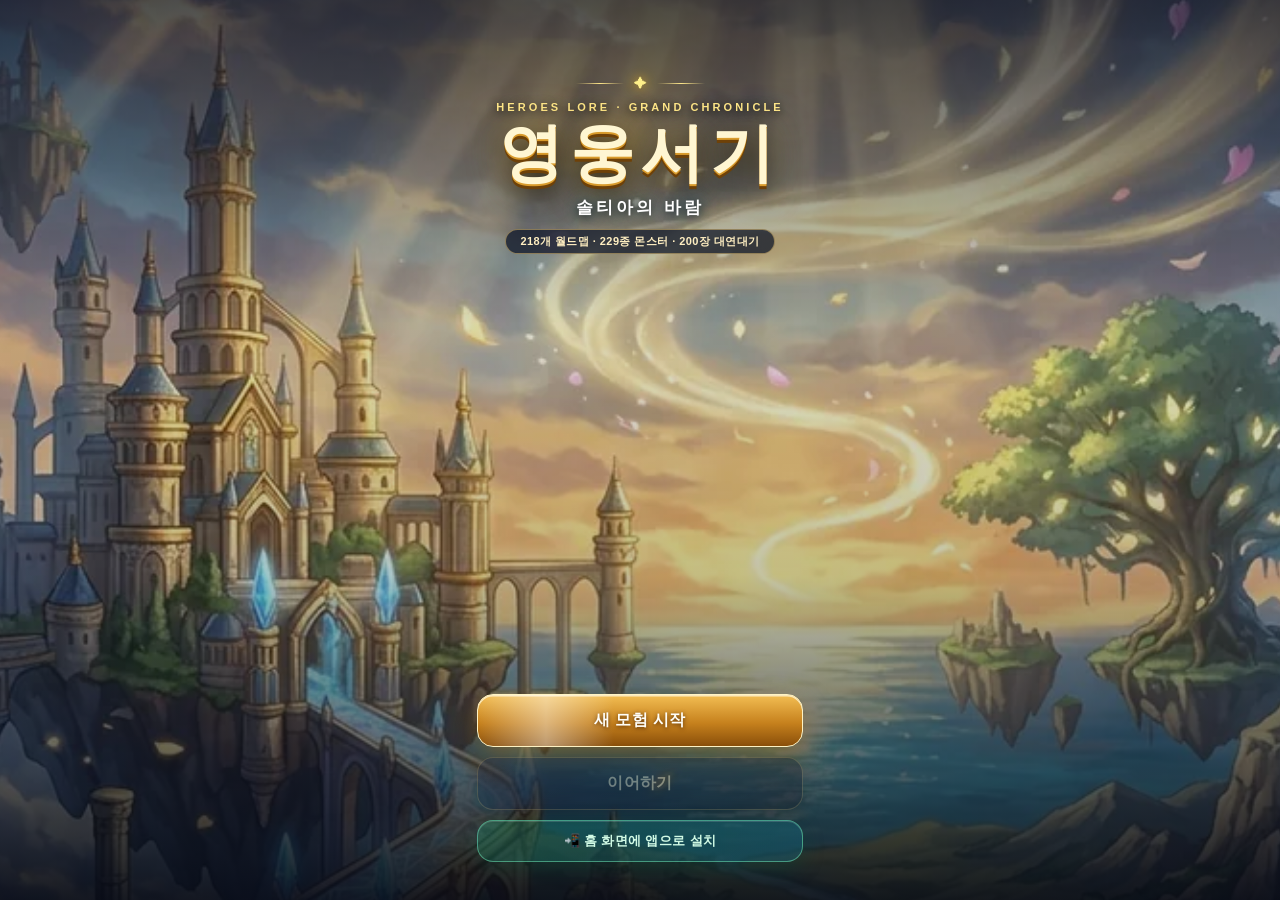
<file: index.html>
<!DOCTYPE html>
<html lang="ko">
<head>
  <meta charset="UTF-8" />
  <meta name="viewport" content="width=device-width, initial-scale=1.0" />
  <meta http-equiv="refresh" content="0; url=./heroes-lore/" />
  <title>영웅서기: 솔티아의 바람</title>
  <script>
    window.location.replace('./heroes-lore/');
  </script>
  <style>
    body { margin: 0; min-height: 100vh; display: grid; place-items: center; background: #1c1612; color: #fce29a; font-family: system-ui, sans-serif; text-align: center; padding: 20px; }
    .btn { display: inline-block; margin-top: 12px; padding: 12px 22px; background: #523b1e; border: 2px solid #e6be6a; border-radius: 10px; color: #fff4d2; text-decoration: none; font-weight: 800; font-size: 16px; }
  </style>
</head>
<body>
  <div>
    <h2>⚔️ 영웅서기 : 솔티아의 바람</h2>
    <p>게임 화면으로 이동 중입니다...</p>
    <a class="btn" href="./heroes-lore/">바로 시작하기</a>
  </div>
</body>
</html>
</file>
<file: heroes-lore/style.css>
/* 영웅서기: 솔티아의 바람 v8 — Lavish Royal Fantasy AAA Mobile RPG UI */
*, *::before, *::after {
  box-sizing: border-box;
  margin: 0;
  padding: 0;
  user-select: none;
  -webkit-user-select: none;
  -webkit-touch-callout: none;
  -webkit-tap-highlight-color: transparent;
}

:root {
  --gold: #eab95c;
  --gold-hi: #fff2c4;
  --gold-deep: #8b5b14;
  --sapphire: #131c36;
  --sapphire-deep: #090e1e;
  --glass: linear-gradient(155deg, rgba(22, 33, 62, 0.76) 0%, rgba(10, 15, 31, 0.86) 100%);
  --glass-strong: linear-gradient(165deg, rgba(20, 30, 58, 0.96) 0%, rgba(9, 13, 28, 0.98) 100%);
  --glass-border: rgba(245, 208, 122, 0.34);
  --gold-border: rgba(245, 208, 122, 0.68);
  --text: #fbf7ee;
  --muted: #b4bdd6;
}

@keyframes goldSweep {
  0%   { transform: translateX(-140%) skewX(-22deg); }
  28%  { transform: translateX(260%) skewX(-22deg); }
  100% { transform: translateX(260%) skewX(-22deg); }
}

@keyframes titleBreathe {
  0%   { transform: scale(1.02) translate3d(0, 0, 0); }
  50%  { transform: scale(1.08) translate3d(0, -1.5%, 0); }
  100% { transform: scale(1.02) translate3d(0, 0, 0); }
}

@keyframes softPulse {
  0%, 100% { box-shadow: 0 0 14px rgba(245, 208, 122, 0.32), inset 0 1px 0 rgba(255, 248, 220, 0.45); }
  50%      { box-shadow: 0 0 26px rgba(251, 191, 36, 0.62), inset 0 1px 0 rgba(255, 248, 220, 0.72); }
}

@keyframes bossPulse {
  0%, 100% { border-color: rgba(244, 63, 94, 0.7); box-shadow: 0 8px 26px rgba(159, 18, 57, 0.45); }
  50%      { border-color: rgba(253, 186, 116, 0.92); box-shadow: 0 8px 34px rgba(225, 29, 72, 0.68); }
}

html, body {
  position: fixed;
  inset: 0;
  width: 100%;
  height: 100dvh;
  overflow: hidden;
  background: #070b17;
  color: var(--text);
  font-family: 'Pretendard', -apple-system, BlinkMacSystemFont, 'Apple SD Gothic Neo', 'Malgun Gothic', sans-serif;
  overscroll-behavior: none;
  touch-action: none;
}

/* Full-Bleed Edge-to-Edge OLED Stage */
.app-viewport {
  position: relative;
  width: 100%;
  height: 100%;
  overflow: hidden;
  background: #0a1020;
}

canvas#gameCanvas {
  position: absolute;
  inset: 0;
  width: 100%;
  height: 100%;
  display: block;
}

/* ========================================================
   OPULENT ROYAL FANTASY HUD LAYER
   ======================================================== */
.hud-layer {
  position: absolute;
  inset: 0;
  pointer-events: none;
  z-index: 10;
}

.hud-layer.hidden {
  display: none;
}

.hud-top {
  position: absolute;
  top: max(10px, env(safe-area-inset-top));
  left: max(10px, env(safe-area-inset-left));
  right: max(10px, env(safe-area-inset-right));
  display: flex;
  align-items: flex-start;
  justify-content: space-between;
  gap: 6px;
}

/* Top-Left Ornate Royal Hero Crest Card */
.hero-pill {
  position: relative;
  pointer-events: auto;
  display: flex;
  align-items: center;
  gap: 8px;
  padding: 6px 10px 6px 6px;
  flex: 1 1 0;
  min-width: 0;
  max-width: 206px;
  background: var(--glass);
  border: 1.5px solid var(--gold-border);
  border-radius: 18px;
  backdrop-filter: blur(16px);
  -webkit-backdrop-filter: blur(16px);
  box-shadow:
    0 10px 28px rgba(4, 7, 18, 0.56),
    inset 0 1px 0 rgba(255, 244, 210, 0.36),
    inset 0 -1px 0 rgba(139, 91, 20, 0.35);
  cursor: pointer;
}

.hero-pill::before {
  content: '';
  position: absolute;
  inset: 2px;
  border-radius: 15px;
  border: 1px solid rgba(255, 236, 186, 0.14);
  pointer-events: none;
}

.portrait-ring {
  position: relative;
  width: 48px;
  height: 48px;
  flex-shrink: 0;
  border-radius: 14px;
  padding: 2px;
  background: linear-gradient(145deg, #fff4c8 0%, #e1a83c 45%, #7a4b10 100%);
  overflow: visible;
  display: grid;
  place-items: center;
  touch-action: none;
  -webkit-touch-callout: none;
  box-shadow:
    0 4px 14px rgba(0, 0, 0, 0.6),
    0 0 14px rgba(234, 185, 92, 0.35);
}

canvas#hudPortrait {
  width: 100%;
  height: 100%;
  border-radius: 12px;
  display: block;
  background: #0d152b;
}

.lv-chip {
  position: absolute;
  bottom: -5px;
  right: -5px;
  min-width: 20px;
  height: 18px;
  padding: 0 5px;
  border-radius: 999px;
  background: linear-gradient(180deg, #fff3c0 0%, #eab33d 52%, #a16207 100%);
  border: 1.5px solid #fff8dc;
  color: #1f1203;
  font-size: 9.5px;
  font-weight: 900;
  display: grid;
  place-items: center;
  box-shadow: 0 3px 8px rgba(0, 0, 0, 0.7), 0 0 8px rgba(251, 191, 36, 0.45);
}

.hero-meters {
  flex: 1;
  min-width: 0;
  display: flex;
  flex-direction: column;
  gap: 3.5px;
}

.hero-meta-row {
  display: flex;
  align-items: baseline;
  justify-content: space-between;
  gap: 4px;
}

.hero-name {
  font-size: 11.5px;
  font-weight: 800;
  color: #fffaf0;
  text-shadow: 0 1px 4px rgba(0, 0, 0, 0.85);
  overflow: hidden;
  text-overflow: ellipsis;
  white-space: nowrap;
}

.hero-gold {
  font-size: 10px;
  font-weight: 900;
  color: var(--gold-hi);
  text-shadow: 0 0 8px rgba(234, 185, 92, 0.45);
  font-variant-numeric: tabular-nums;
  white-space: nowrap;
}

.meter {
  position: relative;
  height: 12px;
  border-radius: 999px;
  background: rgba(4, 7, 16, 0.72);
  border: 1px solid rgba(255, 255, 255, 0.14);
  overflow: hidden;
  box-shadow: inset 0 2px 4px rgba(0, 0, 0, 0.65);
}

.meter.exp-meter {
  height: 4px;
  border-color: rgba(245, 208, 122, 0.25);
}

.meter-fill {
  position: relative;
  height: 100%;
  border-radius: 999px;
  transition: width 0.16s ease-out;
}

.meter-fill::after {
  content: '';
  position: absolute;
  inset: 0 0 50% 0;
  background: linear-gradient(180deg, rgba(255, 255, 255, 0.42), rgba(255, 255, 255, 0.04));
  border-radius: 999px 999px 0 0;
}

.hp-fill {
  background: linear-gradient(90deg, #b91c1c 0%, #ef4444 55%, #fb7185 100%);
  box-shadow: 0 0 10px rgba(244, 63, 94, 0.55);
}

.mp-fill {
  background: linear-gradient(90deg, #1d4ed8 0%, #3b82f6 55%, #38bdf8 100%);
  box-shadow: 0 0 10px rgba(56, 189, 248, 0.55);
}

.exp-fill {
  background: linear-gradient(90deg, #d97706 0%, #fbbf24 65%, #fef08a 100%);
  box-shadow: 0 0 8px rgba(251, 191, 36, 0.65);
}

.meter-text {
  position: absolute;
  inset: 0;
  display: flex;
  align-items: center;
  justify-content: flex-end;
  padding-right: 6px;
  font-size: 8.5px;
  font-weight: 800;
  color: #ffffff;
  text-shadow: 0 1px 3px rgba(0, 0, 0, 0.95);
  font-variant-numeric: tabular-nums;
}

/* Top-Right Royal Map Crest + Jewel Glass Dock */
.hud-right {
  display: flex;
  flex-direction: column;
  align-items: flex-end;
  gap: 6px;
}

.map-chip {
  display: inline-flex;
  align-items: center;
  gap: 6px;
  padding: 5px 12px;
  border-radius: 999px;
  background: var(--glass);
  border: 1.5px solid var(--gold-border);
  backdrop-filter: blur(14px);
  -webkit-backdrop-filter: blur(14px);
  font-size: 11px;
  font-weight: 800;
  color: var(--gold-hi);
  box-shadow: 0 6px 18px rgba(4, 7, 18, 0.45), inset 0 1px 0 rgba(255, 244, 210, 0.32);
  pointer-events: auto;
  appearance: none;
  cursor: pointer;
  max-width: 44vw;
}

#hudMapName {
  overflow: hidden;
  text-overflow: ellipsis;
  white-space: nowrap;
}

.fold-arrow {
  font-size: 9px;
  color: var(--gold);
  transition: transform 0.2s ease;
}

.hud-layer.hud-compact .fold-arrow {
  transform: rotate(180deg);
}

.map-pulse {
  width: 7px;
  height: 7px;
  border-radius: 50%;
  background: radial-gradient(circle at 35% 35%, #a7f3d0, #10b981);
  box-shadow: 0 0 10px #34d399;
}

.dock-row {
  display: flex;
  gap: 5px;
  pointer-events: auto;
  transition: opacity 0.2s ease, transform 0.2s ease;
}

.hud-layer.hud-compact .dock-row,
.hud-layer.hud-compact .quest-chip {
  opacity: 0;
  transform: translateY(-8px) scale(0.94);
  pointer-events: none;
}

.glass-ico {
  position: relative;
  width: 35px;
  height: 35px;
  border-radius: 12px;
  border: 1.2px solid rgba(245, 208, 122, 0.44);
  background: linear-gradient(155deg, rgba(28, 42, 78, 0.78), rgba(11, 17, 36, 0.88));
  color: #fff5d6;
  display: grid;
  place-items: center;
  cursor: pointer;
  backdrop-filter: blur(12px);
  -webkit-backdrop-filter: blur(12px);
  box-shadow: 0 5px 14px rgba(0, 0, 0, 0.44), inset 0 1px 0 rgba(255, 244, 210, 0.34);
  transition: transform 0.08s, border-color 0.14s, box-shadow 0.14s;
}

.glass-ico:active {
  transform: scale(0.9);
  border-color: var(--gold-hi);
  box-shadow: 0 0 16px rgba(245, 208, 122, 0.55);
}

.dot-alert {
  position: absolute;
  top: -3px;
  right: -3px;
  width: 10px;
  height: 10px;
  border-radius: 50%;
  background: radial-gradient(circle at 35% 35%, #fef08a, #f59e0b);
  border: 1.5px solid #0b1020;
  box-shadow: 0 0 10px #fbbf24;
}

/* Floating Golden Quest Ribbon */
.quest-chip {
  position: absolute;
  top: calc(max(10px, env(safe-area-inset-top)) + 68px);
  left: max(12px, env(safe-area-inset-left));
  max-width: min(268px, 74vw);
  pointer-events: auto;
  appearance: none;
  display: inline-flex;
  align-items: center;
  gap: 7px;
  padding: 5.5px 12px;
  border-radius: 999px;
  background: linear-gradient(135deg, rgba(22, 34, 66, 0.76), rgba(11, 17, 35, 0.86));
  border: 1.2px solid rgba(245, 208, 122, 0.52);
  backdrop-filter: blur(12px);
  -webkit-backdrop-filter: blur(12px);
  color: #fff2c4;
  font-size: 11px;
  font-weight: 800;
  cursor: pointer;
  white-space: nowrap;
  overflow: hidden;
  text-overflow: ellipsis;
  box-shadow: 0 6px 16px rgba(4, 7, 18, 0.42), inset 0 1px 0 rgba(255, 244, 210, 0.25);
  transition: opacity 0.2s ease, transform 0.2s ease, border-color 0.2s, box-shadow 0.2s;
}

.quest-chip.ready {
  border-color: #fde047;
  background: linear-gradient(135deg, rgba(120, 74, 16, 0.9), rgba(56, 33, 8, 0.92));
  animation: softPulse 2s ease-in-out infinite;
}

.q-dot {
  width: 7px;
  height: 7px;
  flex-shrink: 0;
  border-radius: 2px;
  transform: rotate(45deg);
  background: #fde047;
  box-shadow: 0 0 8px #fbbf24;
}

.quest-chip.ready .q-dot {
  background: #4ade80;
  box-shadow: 0 0 10px #4ade80;
}

/* Ornate Crimson-Gold Boss War Banner */
.boss-banner {
  position: absolute;
  top: calc(max(10px, env(safe-area-inset-top)) + 102px);
  left: 50%;
  transform: translateX(-50%);
  width: min(312px, 86vw);
  padding: 8px 14px;
  border-radius: 14px;
  background: linear-gradient(160deg, rgba(58, 12, 26, 0.9), rgba(20, 6, 14, 0.94));
  border: 1.5px solid rgba(244, 63, 94, 0.78);
  backdrop-filter: blur(14px);
  -webkit-backdrop-filter: blur(14px);
  animation: bossPulse 2.4s ease-in-out infinite;
}

.boss-banner.hidden { display: none; }
.boss-head { display: flex; justify-content: space-between; font-size: 11.5px; font-weight: 900; color: #fff1f2; margin-bottom: 5px; text-shadow: 0 1px 4px rgba(0, 0, 0, 0.9); }
.boss-track { height: 8px; border-radius: 999px; background: rgba(0, 0, 0, 0.56); border: 1px solid rgba(251, 113, 133, 0.35); overflow: hidden; }
.boss-fill {
  position: relative;
  height: 100%;
  border-radius: 999px;
  background: linear-gradient(90deg, #be123c 0%, #f43f5e 60%, #fda4af 100%);
  box-shadow: 0 0 12px rgba(244, 63, 94, 0.8);
  transition: width 0.14s;
}

/* Sleek Compact Top-Center Map Arrival Ribbon */
.map-banner {
  position: absolute;
  top: calc(max(10px, env(safe-area-inset-top)) + 104px);
  left: 50%;
  transform: translate(-50%, -6px) scale(0.96);
  width: max-content;
  max-width: min(300px, 84vw);
  padding: 7px 18px 8px;
  border-radius: 16px;
  background: linear-gradient(160deg, rgba(16, 26, 54, 0.86), rgba(7, 11, 24, 0.92));
  border: 1.2px solid rgba(245, 208, 122, 0.56);
  backdrop-filter: blur(14px);
  -webkit-backdrop-filter: blur(14px);
  box-shadow:
    0 10px 28px rgba(0, 0, 0, 0.52),
    0 0 18px rgba(234, 185, 92, 0.16),
    inset 0 1px 0 rgba(255, 244, 210, 0.34);
  text-align: center;
  pointer-events: none;
  opacity: 0;
  transition: opacity 0.24s ease, transform 0.24s cubic-bezier(0.22, 1, 0.36, 1);
  z-index: 12;
}

.map-banner::before {
  display: none;
}

.map-banner.show {
  opacity: 1;
  transform: translate(-50%, 0) scale(1);
}

.map-banner-title {
  font-size: 14px;
  font-weight: 900;
  letter-spacing: 0.03em;
  color: var(--gold-hi);
  text-shadow: 0 1px 8px rgba(0, 0, 0, 0.85);
}

.map-banner-sub {
  margin-top: 2px;
  font-size: 10.5px;
  font-weight: 600;
  color: rgba(226, 234, 255, 0.84);
  line-height: 1.3;
}

/* Settings Popover */
.settings-popover {
  position: absolute;
  top: calc(max(10px, env(safe-area-inset-top)) + 78px);
  right: max(12px, env(safe-area-inset-right));
  width: 212px;
  padding: 7px;
  border-radius: 18px;
  background: var(--glass-strong);
  border: 1.5px solid var(--gold-border);
  backdrop-filter: blur(20px);
  -webkit-backdrop-filter: blur(20px);
  box-shadow: 0 16px 40px rgba(0, 0, 0, 0.75), inset 0 1px 0 rgba(255, 244, 210, 0.28);
  display: flex;
  flex-direction: column;
  gap: 5px;
  pointer-events: auto;
  z-index: 25;
}

.settings-popover.hidden { display: none; }

.pop-item {
  appearance: none;
  border: 1px solid rgba(255, 255, 255, 0.06);
  background: rgba(255, 255, 255, 0.045);
  color: var(--text);
  font-size: 12px;
  font-weight: 700;
  padding: 10px 12px;
  border-radius: 12px;
  display: flex;
  align-items: center;
  justify-content: space-between;
  cursor: pointer;
}

.pop-item strong { font-size: 11px; color: var(--muted); }
.pop-item.active { border-color: rgba(245, 208, 122, 0.28); background: rgba(234, 185, 92, 0.1); }
.pop-item.active strong { color: var(--gold-hi); }
.pop-item:active { background: rgba(234, 185, 92, 0.22); }

/* ========================================================
   JEWELLED RADIANT MOBILE ACTION GAMEPAD (AUTO-GHOSTING)
   ======================================================== */
.hud-layer { --pad-alpha: 0.74; }
.hud-layer.alpha-minimal { --pad-alpha: 0.38; }
.hud-layer.alpha-solid { --pad-alpha: 0.96; }

.touch-overlay {
  position: absolute;
  inset: 0;
  pointer-events: none;
  opacity: var(--pad-alpha);
  transition: opacity 0.2s ease;
}

.touch-overlay.hidden { display: none; }

/* Auto-hide bottom controls while reading story dialog so text never overlaps */
.hud-layer.dialog-active .touch-overlay,
.hud-layer.dialog-active .phone-keypad {
  opacity: 0 !important;
  pointer-events: none !important;
}

/* Jewel Quick Potion Orbs */
.floating-potions {
  position: absolute;
  left: max(12px, env(safe-area-inset-left));
  bottom: calc(max(10px, env(safe-area-inset-bottom)) + 118px);
  display: flex;
  gap: 7px;
  pointer-events: auto;
}

.pot-orb {
  position: relative;
  width: 36px;
  height: 36px;
  border-radius: 50%;
  border: 1.5px solid var(--glass-border);
  background: radial-gradient(circle at 32% 28%, rgba(42, 58, 102, 0.85), rgba(10, 15, 32, 0.9));
  backdrop-filter: blur(8px);
  -webkit-backdrop-filter: blur(8px);
  display: grid;
  place-items: center;
  cursor: pointer;
  touch-action: none;
  box-shadow: 0 4px 14px rgba(0, 0, 0, 0.48), inset 0 1px 2px rgba(255, 255, 255, 0.35);
}

.hp-orb {
  color: #fda4af;
  border-color: rgba(251, 113, 133, 0.72);
  background: radial-gradient(circle at 32% 28%, rgba(190, 24, 93, 0.55), rgba(32, 10, 20, 0.88));
}
.mp-orb {
  color: #bae6fd;
  border-color: rgba(56, 189, 248, 0.72);
  background: radial-gradient(circle at 32% 28%, rgba(29, 78, 216, 0.58), rgba(10, 20, 46, 0.88));
}
.town-orb {
  color: var(--gold-hi);
  border-color: rgba(245, 208, 122, 0.72);
  background: radial-gradient(circle at 32% 28%, rgba(161, 98, 7, 0.56), rgba(28, 18, 8, 0.88));
}
.pot-orb:active { transform: scale(0.88); filter: brightness(1.2); }

.pot-cnt {
  position: absolute;
  bottom: -3px;
  right: -3px;
  min-width: 16px;
  height: 16px;
  padding: 0 4px;
  border-radius: 999px;
  background: linear-gradient(180deg, #1e2948, #0b1022);
  border: 1px solid rgba(245, 208, 122, 0.65);
  color: #fff;
  font-size: 8.5px;
  font-weight: 900;
  display: grid;
  place-items: center;
  font-variant-numeric: tabular-nums;
}

/* Bottom-Left Compass-Gold Analog Joystick */
.stick-zone {
  position: absolute;
  left: max(10px, env(safe-area-inset-left));
  bottom: max(10px, env(safe-area-inset-bottom));
  width: 112px;
  height: 112px;
  display: grid;
  place-items: center;
  pointer-events: auto;
  touch-action: none;
}

.stick-ring {
  position: relative;
  width: 98px;
  height: 98px;
  border-radius: 50%;
  background: radial-gradient(circle, rgba(245, 208, 122, 0.08) 0%, rgba(12, 18, 36, 0.52) 100%);
  border: 1.5px solid rgba(245, 208, 122, 0.45);
  box-shadow: 0 6px 20px rgba(0, 0, 0, 0.42), inset 0 0 18px rgba(245, 208, 122, 0.12);
  backdrop-filter: blur(6px);
  -webkit-backdrop-filter: blur(6px);
  display: grid;
  place-items: center;
  transition: border-color 0.14s, box-shadow 0.14s;
}

.stick-ring::after {
  content: '';
  position: absolute;
  inset: 7px;
  border-radius: 50%;
  border: 1px dashed rgba(255, 236, 186, 0.25);
  pointer-events: none;
}

.stick-zone.active .stick-ring {
  border-color: var(--gold-hi);
  box-shadow: 0 0 22px rgba(245, 208, 122, 0.42), inset 0 0 18px rgba(245, 208, 122, 0.22);
}

.stick-knob {
  width: 44px;
  height: 44px;
  border-radius: 50%;
  background: radial-gradient(circle at 32% 28%, #fff8dc 0%, #f1be54 45%, #8a5612 100%);
  border: 2px solid #fff8dc;
  box-shadow: 0 5px 16px rgba(0, 0, 0, 0.55), 0 0 14px rgba(234, 185, 92, 0.45);
  pointer-events: none;
}

/* Bottom-Right Faceted Arcane Skill Arc + Gold Attack Medallion */
.right-arc-cluster {
  position: absolute;
  right: max(10px, env(safe-area-inset-right));
  bottom: max(10px, env(safe-area-inset-bottom));
  width: 176px;
  height: 174px;
  pointer-events: none;
}

.arc-skills {
  position: absolute;
  inset: 0;
  pointer-events: none;
}

.arc-skill-btn {
  position: absolute;
  width: 45px;
  height: 45px;
  border-radius: 50%;
  border: 1.5px solid rgba(245, 208, 122, 0.55);
  background: radial-gradient(circle at 32% 26%, rgba(44, 65, 118, 0.86), rgba(11, 17, 36, 0.92));
  backdrop-filter: blur(8px);
  -webkit-backdrop-filter: blur(8px);
  color: #fff;
  display: flex;
  flex-direction: column;
  align-items: center;
  justify-content: center;
  gap: 1px;
  overflow: hidden;
  cursor: pointer;
  pointer-events: auto;
  touch-action: none;
  box-shadow: 0 5px 16px rgba(0, 0, 0, 0.52), inset 0 1.5px 2px rgba(255, 248, 224, 0.4);
  transition: transform 0.08s, filter 0.1s;
}

.arc-skill-btn[data-slot="0"] { right: 98px; bottom: 54px; }
.arc-skill-btn[data-slot="1"] { right: 82px; bottom: 103px; }
.arc-skill-btn[data-slot="2"] { right: 38px; bottom: 130px; }
.arc-skill-btn[data-slot="3"] {
  right: 0px;
  bottom: 92px;
  width: 48px;
  height: 48px;
  border-width: 2px;
  border-color: #fde047;
  background: radial-gradient(circle at 32% 26%, rgba(180, 83, 9, 0.88), rgba(68, 22, 12, 0.94));
  box-shadow: 0 0 18px rgba(251, 191, 36, 0.48), inset 0 1.5px 3px rgba(255, 248, 220, 0.55);
}

.arc-skill-btn:active { transform: scale(0.88); filter: brightness(1.22); }
.arc-skill-btn.locked { opacity: 0.34; filter: grayscale(0.5); }
.arc-skill-btn .ms-svg { display: grid; place-items: center; }
.arc-skill-btn .ms-name { font-size: 7.5px; font-weight: 800; color: #fff6db; max-width: 40px; overflow: hidden; text-overflow: ellipsis; white-space: nowrap; text-shadow: 0 1px 2px rgba(0,0,0,0.9); }

.slot-cd {
  position: absolute;
  inset: 0;
  border-radius: 50%;
  background: rgba(7, 10, 22, 0.84);
  display: grid;
  place-items: center;
  font-size: 11px;
  font-weight: 900;
  color: var(--gold-hi);
}
.slot-cd.hidden { display: none; }

.arc-dash {
  position: absolute;
  right: 88px;
  bottom: 6px;
  width: 44px;
  height: 44px;
  border-radius: 50%;
  border: 1.5px solid rgba(125, 211, 252, 0.85);
  background: radial-gradient(circle at 32% 28%, rgba(2, 132, 199, 0.86), rgba(12, 42, 78, 0.92));
  backdrop-filter: blur(8px);
  -webkit-backdrop-filter: blur(8px);
  color: #f0f9ff;
  display: grid;
  place-items: center;
  cursor: pointer;
  pointer-events: auto;
  touch-action: none;
  box-shadow: 0 5px 16px rgba(2, 132, 199, 0.4), inset 0 1.5px 2px rgba(224, 242, 254, 0.5);
}

.arc-dash:active { transform: scale(0.88); filter: brightness(1.2); }

.arc-attack {
  position: absolute;
  right: 2px;
  bottom: 4px;
  width: 74px;
  height: 74px;
  border-radius: 50%;
  border: 2.5px solid #fff4c8;
  background: radial-gradient(circle at 32% 25%, #f7cb69 0%, #c9831e 52%, #6d3c09 100%);
  color: #fffef7;
  display: flex;
  flex-direction: column;
  align-items: center;
  justify-content: center;
  gap: 1px;
  cursor: pointer;
  pointer-events: auto;
  touch-action: none;
  box-shadow:
    0 8px 26px rgba(0, 0, 0, 0.56),
    0 0 22px rgba(234, 185, 92, 0.48),
    inset 0 2px 8px rgba(255, 252, 230, 0.65);
  transition: transform 0.08s;
}

.arc-attack .atk-svg { display: grid; place-items: center; filter: drop-shadow(0 2px 4px rgba(68, 32, 4, 0.7)); }
.arc-attack .atk-txt { font-size: 11px; font-weight: 900; letter-spacing: 0.03em; text-shadow: 0 1px 3px rgba(58, 28, 4, 0.9); }
.arc-attack:active, .arc-attack.pressed { transform: scale(0.9); filter: brightness(1.16); }
.arc-attack.interact-mode {
  border-color: #d1fae5;
  background: radial-gradient(circle at 32% 25%, #34d399 0%, #059669 55%, #064e3b 100%);
  box-shadow: 0 0 26px rgba(52, 211, 153, 0.68), inset 0 2px 8px rgba(236, 253, 245, 0.6);
}

/* Optional Classic Floating Feature-Phone Keypad */
.phone-keypad {
  position: absolute;
  left: max(10px, env(safe-area-inset-left));
  right: max(10px, env(safe-area-inset-right));
  bottom: max(12px, env(safe-area-inset-bottom));
  margin: 0 auto;
  max-width: 400px;
  padding: 10px 12px;
  border-radius: 20px;
  background: var(--glass-strong);
  border: 1.5px solid var(--gold-border);
  backdrop-filter: blur(14px);
  -webkit-backdrop-filter: blur(14px);
  display: flex;
  align-items: center;
  justify-content: space-around;
  gap: 10px;
  pointer-events: auto;
  touch-action: none;
}
.phone-keypad.hidden { display: none; }
.dpad-area { display: grid; grid-template-columns: repeat(3, 1fr); gap: 5px; width: 142px; }
.pad-btn { appearance: none; border: 1px solid rgba(245, 208, 122, 0.3); background: rgba(24, 35, 66, 0.88); color: #fff; font-size: 14px; font-weight: 800; height: 42px; border-radius: 11px; cursor: pointer; touch-action: none; }
.pad-btn:active, .pad-btn.pressed { background: #a16207; border-color: var(--gold-hi); }
.pad-btn.ok-btn { background: linear-gradient(180deg, #e0a73c, #8a5612); border-color: var(--gold-hi); font-size: 12px; }
.num-grid { display: grid; grid-template-columns: repeat(3, 1fr); gap: 5px; width: 162px; }
.num-btn { appearance: none; border: 1px solid rgba(245, 208, 122, 0.2); background: rgba(20, 30, 56, 0.88); color: #f6f8ff; padding: 6px 2px; border-radius: 9px; cursor: pointer; display: flex; flex-direction: column; align-items: center; line-height: 1.1; touch-action: none; }
.num-btn strong { font-size: 12px; color: var(--gold-hi); }
.num-btn span { font-size: 8.5px; color: var(--muted); margin-top: 2px; }

/* ========================================================
   CINEMATIC AAA KEY-ART TITLE SCREEN & HERO SELECT
   ======================================================== */
.overlay-screen {
  position: absolute;
  inset: 0;
  z-index: 30;
  display: flex;
  flex-direction: column;
  align-items: center;
  justify-content: center;
  padding: max(20px, env(safe-area-inset-top)) 18px max(26px, env(safe-area-inset-bottom));
  background: radial-gradient(circle at 50% 25%, rgba(16, 28, 60, 0.56), rgba(6, 9, 20, 0.92));
  text-align: center;
  overflow: hidden;
}

.overlay-screen.hidden { display: none; }

.title-screen {
  justify-content: space-between;
  padding-top: max(76px, calc(env(safe-area-inset-top) + 52px));
  padding-bottom: max(38px, calc(env(safe-area-inset-bottom) + 28px));
  background: transparent;
}

.title-bg-art {
  position: absolute;
  inset: -4%;
  z-index: -2;
  background-image: url('assets/title_bg.webp?v=8');
  background-size: cover;
  background-position: center 25%;
  animation: titleBreathe 16s ease-in-out infinite;
}

.title-screen::before {
  content: '';
  position: absolute;
  inset: 0;
  z-index: -1;
  background:
    linear-gradient(180deg, rgba(8, 13, 30, 0.72) 0%, rgba(10, 18, 38, 0.14) 36%, rgba(8, 12, 26, 0.24) 64%, rgba(6, 9, 20, 0.92) 100%);
}

.title-hero-block {
  position: relative;
  display: flex;
  flex-direction: column;
  align-items: center;
}

.title-crest-ornament {
  display: flex;
  align-items: center;
  gap: 10px;
  margin-bottom: 10px;
}

.title-crest-ornament span {
  display: block;
  width: 48px;
  height: 1.5px;
  background: linear-gradient(90deg, transparent, #fde68a, transparent);
}

.title-crest-ornament i {
  font-style: normal;
  font-size: 13px;
  color: #fef08a;
  text-shadow: 0 0 12px rgba(251, 191, 36, 0.9);
}

.title-kicker {
  font-size: 11px;
  font-weight: 800;
  letter-spacing: 0.28em;
  color: #fde68a;
  text-shadow: 0 2px 10px rgba(0, 0, 0, 0.95);
}

.title-display {
  font-size: clamp(48px, 14vw, 64px);
  font-weight: 900;
  letter-spacing: 0.1em;
  color: #fff6d2;
  text-shadow:
    0 2px 0 #d99b2c,
    0 5px 0 #6e4108,
    0 12px 30px rgba(0, 0, 0, 0.92),
    0 0 38px rgba(251, 191, 36, 0.58);
  line-height: 1.08;
  margin-top: 6px;
}

.title-tagline {
  font-size: 17px;
  font-weight: 800;
  color: #ffffff;
  letter-spacing: 0.18em;
  margin-top: 8px;
  text-shadow: 0 2px 12px rgba(0, 0, 0, 0.95), 0 0 16px rgba(56, 189, 248, 0.45);
}

.title-edition-sub {
  margin-top: 10px;
  padding: 4px 14px;
  border-radius: 999px;
  background: rgba(11, 18, 38, 0.72);
  border: 1px solid rgba(245, 208, 122, 0.48);
  backdrop-filter: blur(8px);
  -webkit-backdrop-filter: blur(8px);
  font-size: 11px;
  font-weight: 700;
  color: #ffefc2;
  letter-spacing: 0.04em;
}

.title-bottom-dock {
  width: min(326px, 100%);
  display: flex;
  flex-direction: column;
  gap: 10px;
}

.cta-btn {
  position: relative;
  overflow: hidden;
  appearance: none;
  width: 100%;
  border-radius: 16px;
  padding: 15px 18px;
  font-size: 15.5px;
  font-weight: 900;
  letter-spacing: 0.03em;
  cursor: pointer;
  transition: transform 0.08s, filter 0.12s;
}

.cta-btn.primary {
  border: 1.5px solid #fff3c4;
  background: linear-gradient(180deg, #f3be53 0%, #c6811d 55%, #8a4f0a 100%);
  color: #fffef7;
  text-shadow: 0 1px 4px rgba(68, 32, 4, 0.85);
  box-shadow:
    0 10px 28px rgba(180, 118, 22, 0.52),
    inset 0 1.5px 0 rgba(255, 252, 232, 0.7);
}

.cta-btn.primary::after {
  content: '';
  position: absolute;
  top: 0;
  left: 0;
  width: 42%;
  height: 100%;
  background: linear-gradient(90deg, transparent, rgba(255, 255, 255, 0.42), transparent);
  animation: goldSweep 3.8s ease-in-out infinite;
  pointer-events: none;
}

.cta-btn.ghost {
  border: 1.5px solid rgba(245, 208, 122, 0.45);
  background: linear-gradient(155deg, rgba(22, 34, 66, 0.8), rgba(10, 15, 32, 0.9));
  backdrop-filter: blur(14px);
  -webkit-backdrop-filter: blur(14px);
  color: #fff6de;
  box-shadow: 0 6px 20px rgba(0, 0, 0, 0.45);
}

.cta-btn:active:not(:disabled) { transform: scale(0.96); filter: brightness(1.1); }
.cta-btn:disabled { opacity: 0.36; cursor: not-allowed; }
.cta-btn:disabled::after { display: none; }

/* Lavish Hero Class Selector Sheet */
.sheet-container {
  width: min(580px, 100%);
  max-height: 92dvh;
  background: var(--glass-strong);
  border: 1.5px solid var(--gold-border);
  border-radius: 26px;
  padding: 12px 16px 18px;
  backdrop-filter: blur(22px);
  -webkit-backdrop-filter: blur(22px);
  display: flex;
  flex-direction: column;
  box-shadow:
    0 24px 60px rgba(0, 0, 0, 0.84),
    0 0 36px rgba(234, 185, 92, 0.16),
    inset 0 1px 0 rgba(255, 244, 210, 0.35);
}

.sheet-handle {
  width: 44px;
  height: 4px;
  border-radius: 999px;
  background: linear-gradient(90deg, transparent, rgba(245, 208, 122, 0.75), transparent);
  margin: 0 auto 10px;
  flex-shrink: 0;
}

.sheet-title {
  font-size: 20px;
  font-weight: 900;
  color: var(--gold-hi);
  text-shadow: 0 2px 10px rgba(0, 0, 0, 0.7);
  margin: 3px 0 12px;
}

.class-grid {
  display: flex;
  flex-direction: column;
  gap: 10px;
  overflow-y: auto;
  -webkit-overflow-scrolling: touch;
  padding: 2px 2px 6px;
  touch-action: pan-y;
}

.class-card {
  position: relative;
  background: linear-gradient(145deg, rgba(26, 38, 72, 0.82), rgba(12, 18, 36, 0.94));
  border: 1.5px solid rgba(255, 255, 255, 0.12);
  border-radius: 18px;
  padding: 12px 13px;
  text-align: left;
  cursor: pointer;
  display: flex;
  flex-direction: column;
  gap: 8px;
  transition: border-color 0.18s, transform 0.12s, box-shadow 0.18s;
}

.class-card.selected {
  border-color: #fde68a;
  background: linear-gradient(135deg, rgba(110, 74, 22, 0.62) 0%, rgba(25, 38, 72, 0.94) 55%, rgba(12, 18, 38, 0.96) 100%);
  box-shadow:
    0 0 26px rgba(234, 185, 92, 0.34),
    inset 0 1px 0 rgba(255, 248, 220, 0.45);
}

.class-card.selected::after {
  content: '✦ 선택됨';
  position: absolute;
  top: 10px;
  right: 12px;
  font-size: 10px;
  font-weight: 900;
  padding: 2px 8px;
  border-radius: 999px;
  background: linear-gradient(180deg, #fef08a, #d97706);
  color: #1f1203;
  box-shadow: 0 2px 8px rgba(0, 0, 0, 0.45);
}

.class-head { display: flex; align-items: center; gap: 14px; }
.preview-slot {
  position: relative;
  flex-shrink: 0;
  padding: 2.5px;
  border-radius: 18px;
  background: linear-gradient(145deg, #fff3c0, #d89b32, #6f420c);
  box-shadow: 0 8px 20px rgba(0, 0, 0, 0.55);
}
.class-preview {
  width: 78px;
  height: 78px;
  border-radius: 15px;
  background: #0d152b;
  display: block;
  object-fit: cover;
}
.class-name { font-size: 16px; font-weight: 900; color: var(--gold-hi); text-shadow: 0 1px 6px rgba(0, 0, 0, 0.7); }
.class-role { font-size: 11.5px; font-weight: 700; color: #93c5fd; margin-top: 2px; }
.class-desc { font-size: 12px; color: #e2e8f8; line-height: 1.45; }
.class-stats {
  display: flex;
  gap: 8px;
  flex-wrap: wrap;
  font-size: 11px;
  font-weight: 800;
  color: #fff6dc;
  padding-top: 7px;
  border-top: 1px solid rgba(245, 208, 122, 0.16);
}
.class-stats span {
  padding: 2px 8px;
  border-radius: 999px;
  background: rgba(8, 13, 28, 0.6);
  border: 1px solid rgba(245, 208, 122, 0.25);
}

.sheet-actions {
  display: grid;
  grid-template-columns: 1fr 2fr;
  gap: 10px;
  margin-top: 12px;
}

.result-card {
  width: min(334px, 100%);
  padding: 28px 22px;
  border-radius: 24px;
  background: var(--glass-strong);
  border: 1.5px solid var(--gold-border);
  backdrop-filter: blur(20px);
  -webkit-backdrop-filter: blur(20px);
  box-shadow: 0 22px 54px rgba(0, 0, 0, 0.8), 0 0 30px rgba(234, 185, 92, 0.24);
}
.result-title { font-size: 28px; font-weight: 900; color: var(--gold-hi); margin: 4px 0 8px; text-shadow: 0 2px 12px rgba(234, 185, 92, 0.35); }
.result-sub { font-size: 13px; color: #dbe2f4; margin-bottom: 20px; line-height: 1.5; }

/* Lavish Story Dialog Sheet */
.dialog-sheet {
  position: absolute;
  left: max(12px, env(safe-area-inset-left));
  right: max(12px, env(safe-area-inset-right));
  bottom: max(22px, env(safe-area-inset-bottom));
  margin: 0 auto;
  max-width: 540px;
  padding: 15px 17px;
  border-radius: 20px;
  background: linear-gradient(160deg, rgba(20, 31, 60, 0.95), rgba(8, 13, 28, 0.98));
  border: 1.5px solid var(--gold-border);
  backdrop-filter: blur(18px);
  -webkit-backdrop-filter: blur(18px);
  box-shadow:
    0 16px 40px rgba(0, 0, 0, 0.78),
    0 0 24px rgba(234, 185, 92, 0.2),
    inset 0 1px 0 rgba(255, 244, 210, 0.35);
  z-index: 40;
  cursor: pointer;
}

.dialog-sheet.hidden { display: none; }
.dialog-header-row { display: flex; justify-content: space-between; align-items: center; margin-bottom: 8px; }
.dialog-speaker {
  font-size: 12.5px;
  font-weight: 900;
  color: #1f1203;
  background: linear-gradient(180deg, #fff2c4, #e3a73b);
  padding: 2.5px 10px;
  border-radius: 999px;
  box-shadow: 0 2px 8px rgba(0, 0, 0, 0.45);
}
.dialog-speaker:empty { display: none; }
.dialog-tap-hint { font-size: 11px; font-weight: 800; color: var(--gold-hi); }
.dialog-text { font-size: 14px; color: #faf7f0; line-height: 1.55; min-height: 44px; text-shadow: 0 1px 2px rgba(0, 0, 0, 0.6); }

/* Opulent Frosted Royal Bottom-Sheet Modal */
.modal-backdrop {
  position: absolute;
  inset: 0;
  z-index: 50;
  background: rgba(5, 8, 18, 0.74);
  backdrop-filter: blur(8px);
  -webkit-backdrop-filter: blur(8px);
  display: flex;
  align-items: flex-end;
  justify-content: center;
}

.modal-backdrop.hidden { display: none; }

.bottom-sheet {
  width: 100%;
  max-width: 580px;
  height: 83dvh;
  background: var(--glass-strong);
  border-top: 2px solid var(--gold-border);
  border-left: 1px solid rgba(245, 208, 122, 0.22);
  border-right: 1px solid rgba(245, 208, 122, 0.22);
  border-radius: 26px 26px 0 0;
  padding-top: 10px;
  padding-bottom: max(12px, env(safe-area-inset-bottom));
  display: flex;
  flex-direction: column;
  overflow: hidden;
  box-shadow:
    0 -14px 48px rgba(0, 0, 0, 0.8),
    inset 0 1px 0 rgba(255, 244, 210, 0.38);
}

.modal-header {
  display: flex;
  align-items: center;
  justify-content: space-between;
  gap: 8px;
  padding: 2px 14px 11px;
  border-bottom: 1px solid rgba(245, 208, 122, 0.18);
}

.modal-tabs { display: flex; gap: 6px; overflow-x: auto; scrollbar-width: none; }
.modal-tabs::-webkit-scrollbar { display: none; }
.tab-btn {
  appearance: none;
  border: 1px solid rgba(245, 208, 122, 0.22);
  background: rgba(255, 255, 255, 0.045);
  color: var(--muted);
  font-size: 12px;
  font-weight: 800;
  padding: 7px 13px;
  border-radius: 999px;
  cursor: pointer;
  white-space: nowrap;
  transition: all 0.15s;
}
.tab-btn.active {
  background: linear-gradient(180deg, rgba(243, 190, 83, 0.34), rgba(161, 98, 7, 0.42));
  border-color: #fde68a;
  color: #fff8dc;
  box-shadow: 0 0 14px rgba(234, 185, 92, 0.32), inset 0 1px 0 rgba(255, 250, 224, 0.35);
}

.modal-close {
  appearance: none;
  width: 34px;
  height: 34px;
  border-radius: 50%;
  border: 1.2px solid rgba(245, 208, 122, 0.38);
  background: rgba(24, 36, 68, 0.8);
  color: var(--gold-hi);
  font-size: 14px;
  font-weight: 900;
  cursor: pointer;
  flex-shrink: 0;
}

.modal-body {
  flex: 1;
  overflow-y: auto;
  -webkit-overflow-scrolling: touch;
  padding: 14px;
  font-size: 13px;
  touch-action: pan-y;
}

/* Hero Showcase Banner inside Status Modal */
.hero-showcase-banner {
  display: flex;
  align-items: center;
  gap: 14px;
  padding: 12px 14px;
  margin-bottom: 12px;
  border-radius: 18px;
  background: linear-gradient(135deg, rgba(40, 58, 108, 0.56), rgba(14, 22, 44, 0.9));
  border: 1.5px solid var(--gold-border);
  box-shadow: 0 8px 24px rgba(0, 0, 0, 0.45), inset 0 1px 0 rgba(255, 244, 210, 0.35);
}

.hero-showcase-portrait {
  width: 72px;
  height: 72px;
  flex-shrink: 0;
  border-radius: 16px;
  padding: 2px;
  background: linear-gradient(145deg, #fff3c0, #d89b32, #6f420c);
  box-shadow: 0 6px 18px rgba(0, 0, 0, 0.55);
}

.hero-showcase-portrait img,
.hero-showcase-portrait canvas {
  width: 100%;
  height: 100%;
  border-radius: 14px;
  display: block;
  object-fit: cover;
}

.stat-layout { display: grid; grid-template-columns: 1fr; gap: 10px; }
.panel-card {
  background: linear-gradient(160deg, rgba(24, 36, 68, 0.62), rgba(10, 15, 32, 0.86));
  border: 1px solid rgba(245, 208, 122, 0.26);
  border-radius: 18px;
  padding: 13px 14px;
  box-shadow: 0 8px 24px rgba(0, 0, 0, 0.36), inset 0 1px 0 rgba(255, 246, 218, 0.14);
}
.panel-card h3 {
  font-size: 13.5px;
  font-weight: 900;
  color: var(--gold-hi);
  margin-bottom: 10px;
  padding-bottom: 7px;
  border-bottom: 1px solid rgba(245, 208, 122, 0.2);
  display: flex;
  align-items: center;
  justify-content: space-between;
  gap: 8px;
  flex-wrap: wrap;
}
.stat-row { display: flex; align-items: center; justify-content: space-between; padding: 7px 0; border-bottom: 1px solid rgba(255, 255, 255, 0.06); font-variant-numeric: tabular-nums; }
.stat-row:last-child { border-bottom: none; }
.list-grid { display: flex; flex-direction: column; gap: 8px; }
.item-row {
  display: flex;
  align-items: center;
  justify-content: space-between;
  gap: 10px;
  background: linear-gradient(145deg, rgba(30, 44, 82, 0.56), rgba(11, 17, 35, 0.84));
  border: 1px solid rgba(245, 208, 122, 0.18);
  border-radius: 15px;
  padding: 10px 11px;
  box-shadow: 0 4px 12px rgba(0, 0, 0, 0.26), inset 0 1px 0 rgba(255, 248, 224, 0.08);
}
.item-head-flex {
  display: flex;
  align-items: center;
  gap: 10px;
  min-width: 0;
  flex: 1;
}
.item-icon-box {
  position: relative;
  width: 38px;
  height: 38px;
  border-radius: 11px;
  flex-shrink: 0;
  display: grid;
  place-items: center;
  font-size: 18px;
  background: radial-gradient(circle at 30% 25%, rgba(255, 255, 255, 0.14), rgba(8, 13, 28, 0.92));
  border: 1.5px solid var(--rar-col, rgba(245, 208, 122, 0.45));
  box-shadow: 0 4px 12px rgba(0, 0, 0, 0.4), inset 0 0 10px color-mix(in srgb, var(--rar-col, #fde047) 22%, transparent);
}
.item-icon-enh {
  position: absolute;
  bottom: -4px;
  right: -4px;
  padding: 0 4px;
  border-radius: 999px;
  background: linear-gradient(180deg, #fef08a, #d97706);
  color: #1f1203;
  font-size: 8.5px;
  font-weight: 900;
  line-height: 14px;
  box-shadow: 0 2px 6px rgba(0, 0, 0, 0.65);
}
.cat-pill {
  display: inline-flex;
  align-items: center;
  gap: 3px;
  font-size: 10px;
  font-weight: 900;
  padding: 2px 7px;
  border-radius: 999px;
  letter-spacing: -0.01em;
  white-space: nowrap;
}
.cat-filter-row {
  display: flex;
  gap: 5px;
  overflow-x: auto;
  scrollbar-width: none;
  padding-bottom: 2px;
  margin-bottom: 10px;
}
.cat-filter-row::-webkit-scrollbar { display: none; }
.cat-filter-btn {
  appearance: none;
  border: 1px solid rgba(245, 208, 122, 0.24);
  background: rgba(15, 23, 46, 0.72);
  color: #cbd5f5;
  font-size: 11px;
  font-weight: 800;
  padding: 5px 10px;
  border-radius: 999px;
  cursor: pointer;
  white-space: nowrap;
  display: inline-flex;
  align-items: center;
  gap: 4px;
  transition: all 0.14s ease;
}
.cat-filter-btn.active {
  background: linear-gradient(180deg, rgba(243, 190, 83, 0.34), rgba(161, 98, 7, 0.44));
  border-color: #fde68a;
  color: #fff8dc;
  box-shadow: 0 0 12px rgba(234, 185, 92, 0.28);
}
.stat-chip-row {
  display: flex;
  flex-wrap: wrap;
  gap: 4px;
  margin-top: 4px;
}
.stat-chip {
  font-size: 10px;
  font-weight: 800;
  padding: 1.5px 6px;
  border-radius: 6px;
  background: rgba(8, 14, 30, 0.74);
  border: 1px solid rgba(148, 163, 184, 0.22);
  color: #dbeafe;
  font-variant-numeric: tabular-nums;
}
.cmp-tag {
  font-size: 9.5px;
  font-weight: 900;
  padding: 1.5px 6px;
  border-radius: 999px;
  white-space: nowrap;
}
.cmp-tag.up {
  background: rgba(34, 197, 94, 0.16);
  border: 1px solid rgba(74, 222, 128, 0.45);
  color: #4ade80;
}
.cmp-tag.down {
  background: rgba(244, 63, 94, 0.15);
  border: 1px solid rgba(251, 113, 133, 0.4);
  color: #fb7185;
}
.item-info { min-width: 0; flex: 1; }
.item-title { font-size: 12.8px; font-weight: 800; display: flex; align-items: center; gap: 5px; flex-wrap: wrap; line-height: 1.3; }
.item-sub { font-size: 11px; color: var(--muted); margin-top: 3px; line-height: 1.4; }
.item-actions { display: flex; gap: 6px; flex-shrink: 0; }
.badge {
  font-size: 10px;
  font-weight: 800;
  padding: 2px 7px;
  border-radius: 999px;
  background: rgba(234, 185, 92, 0.15);
  border: 1px solid rgba(245, 208, 122, 0.4);
  color: var(--gold-hi);
}

.rpg-btn {
  appearance: none;
  border: 1px solid rgba(245, 208, 122, 0.32);
  background: linear-gradient(180deg, rgba(38, 56, 102, 0.84), rgba(20, 31, 62, 0.92));
  color: #fff;
  font-size: 12px;
  font-weight: 800;
  padding: 8px 13px;
  border-radius: 12px;
  cursor: pointer;
  transition: transform 0.08s, filter 0.12s, box-shadow 0.12s;
  box-shadow: 0 3px 10px rgba(0, 0, 0, 0.28), inset 0 1px 0 rgba(255, 255, 255, 0.12);
}
.rpg-btn.small { padding: 6px 11px; font-size: 11.5px; border-radius: 10px; }
.rpg-btn.primary {
  border-color: #fff0bd;
  background: linear-gradient(180deg, #f1bd52 0%, #c6811d 55%, #94560c 100%);
  color: #fffdf5;
  text-shadow: 0 1px 2px rgba(68, 32, 4, 0.85);
  box-shadow: 0 4px 14px rgba(180, 118, 22, 0.4), inset 0 1px 0 rgba(255, 250, 224, 0.58);
}
.rpg-btn.secondary { background: linear-gradient(180deg, rgba(38, 54, 96, 0.82), rgba(20, 30, 58, 0.9)); }
.rpg-btn:active:not(:disabled) { transform: scale(0.94); filter: brightness(1.12); }
.rpg-btn:disabled { opacity: 0.34; cursor: not-allowed; }

/* Instant Quest Briefing Card (opens immediately on accept or quest pill tap) */
.quest-brief-card {
  position: absolute;
  top: calc(max(10px, env(safe-area-inset-top)) + 104px);
  left: 50%;
  transform: translateX(-50%);
  width: min(352px, 90vw);
  padding: 13px 15px;
  border-radius: 20px;
  background: var(--glass-strong);
  border: 1.5px solid var(--gold-border);
  backdrop-filter: blur(18px);
  -webkit-backdrop-filter: blur(18px);
  box-shadow: 0 18px 46px rgba(0, 0, 0, 0.8), 0 0 28px rgba(234, 185, 92, 0.25), inset 0 1px 0 rgba(255, 248, 224, 0.4);
  pointer-events: auto;
  z-index: 28;
}
.quest-brief-card.hidden { display: none; }
.qb-top { display: flex; align-items: center; justify-content: space-between; margin-bottom: 6px; }
.qb-close {
  appearance: none;
  width: 26px; height: 26px; border-radius: 50%;
  border: 1px solid rgba(245, 208, 122, 0.4);
  background: rgba(24, 36, 68, 0.85);
  color: var(--gold-hi); font-size: 12px; font-weight: 900; cursor: pointer;
}
.qb-title { font-size: 15px; font-weight: 900; color: var(--gold-hi); margin-bottom: 5px; line-height: 1.3; }
.qb-desc { font-size: 12.5px; color: #f4f6fc; line-height: 1.48; margin-bottom: 8px; }
.qb-meta { font-size: 11.5px; font-weight: 800; color: #7dd3fc; margin-bottom: 6px; }
.qb-rewards {
  font-size: 11.5px; font-weight: 800; color: #fde68a;
  padding: 6px 10px; border-radius: 10px;
  background: rgba(234, 185, 92, 0.12);
  border: 1px solid rgba(245, 208, 122, 0.28);
  margin-bottom: 10px;
}
.qb-actions { display: flex; gap: 7px; flex-wrap: wrap; }
.qb-actions .rpg-btn { flex: 1; text-align: center; white-space: nowrap; }

/* Quantity Selector Bar for Bulk Selling */
.qty-bar {
  display: flex;
  align-items: center;
  justify-content: space-between;
  gap: 6px;
  flex-wrap: wrap;
  padding-top: 6px;
  border-top: 1px solid rgba(245, 208, 122, 0.14);
}
.qty-ctrl {
  display: inline-flex;
  align-items: center;
  gap: 4px;
}
.qty-btn {
  appearance: none;
  min-width: 28px;
  height: 28px;
  padding: 0 7px;
  border-radius: 8px;
  border: 1px solid rgba(245, 208, 122, 0.34);
  background: rgba(24, 36, 68, 0.85);
  color: var(--gold-hi);
  font-size: 12px;
  font-weight: 900;
  cursor: pointer;
}
.qty-btn:active { transform: scale(0.92); background: rgba(234, 185, 92, 0.25); }
.qty-input {
  width: 48px;
  height: 28px;
  border-radius: 8px;
  border: 1px solid rgba(245, 208, 122, 0.45);
  background: rgba(8, 13, 28, 0.88);
  color: #fff;
  font-size: 12px;
  font-weight: 800;
  text-align: center;
  font-variant-numeric: tabular-nums;
  user-select: text;
  -webkit-user-select: text;
}

/* MapleStory / Pokemon Style Interactive World Map */
.wmap-shell {
  display: flex;
  flex-direction: column;
  gap: 10px;
}
.wmap-topbar {
  display: flex;
  align-items: center;
  justify-content: space-between;
  gap: 8px;
  flex-wrap: wrap;
}
.wmap-title-group {
  display: flex;
  align-items: center;
  gap: 6px;
  min-width: 0;
}
.wmap-title {
  font-size: 14px;
  font-weight: 900;
  color: var(--gold-hi);
  letter-spacing: -0.01em;
}
.wmap-stage {
  position: relative;
  width: 100%;
  border-radius: 18px;
  overflow: hidden;
  border: 1.5px solid rgba(245, 208, 122, 0.52);
  background: radial-gradient(circle at 50% 42%, #13315c 0%, #0a1b38 62%, #061022 100%);
  box-shadow:
    0 12px 32px rgba(0, 0, 0, 0.58),
    inset 0 0 26px rgba(56, 189, 248, 0.14),
    inset 0 1px 0 rgba(255, 244, 210, 0.35);
}
.wmap-svg {
  display: block;
  width: 100%;
  height: auto;
  user-select: none;
  -webkit-user-select: none;
  touch-action: manipulation;
}
.wmap-route-base {
  fill: none;
  stroke: rgba(253, 230, 138, 0.36);
  stroke-width: 3;
  stroke-linecap: round;
  stroke-linejoin: round;
}
.wmap-route-air {
  fill: none;
  stroke: rgba(125, 211, 252, 0.42);
  stroke-width: 2;
  stroke-dasharray: 5 5;
  stroke-linecap: round;
}
.wmap-route-active {
  fill: none;
  stroke: #fde047;
  stroke-width: 3.6;
  stroke-dasharray: 7 5;
  stroke-linecap: round;
  animation: wmapDash 1.1s linear infinite;
  filter: drop-shadow(0 0 5px rgba(250, 204, 21, 0.85));
}
@keyframes wmapDash {
  to { stroke-dashoffset: -24; }
}
.wmap-node {
  cursor: pointer;
  transition: transform 0.15s ease;
  transform-box: fill-box;
  transform-origin: center;
}
.wmap-node:active {
  transform: scale(0.92);
}
.wmap-pulse-ring {
  fill: none;
  stroke-width: 2.2;
  animation: wmapPulse 1.8s ease-out infinite;
  transform-box: fill-box;
  transform-origin: center;
}
@keyframes wmapPulse {
  0% { transform: scale(0.95); opacity: 0.95; }
  100% { transform: scale(1.75); opacity: 0; }
}
.wmap-label {
  font-size: 9.5px;
  font-weight: 900;
  fill: #fff8e1;
  text-anchor: middle;
  paint-order: stroke;
  stroke: rgba(6, 12, 28, 0.92);
  stroke-width: 3.2px;
  stroke-linejoin: round;
  pointer-events: none;
}
.wmap-sublabel {
  font-size: 7.5px;
  font-weight: 800;
  fill: #bae6fd;
  text-anchor: middle;
  paint-order: stroke;
  stroke: rgba(6, 12, 28, 0.92);
  stroke-width: 2.6px;
  pointer-events: none;
}
.wmap-legend {
  display: flex;
  align-items: center;
  justify-content: center;
  gap: 10px;
  flex-wrap: wrap;
  padding: 6px 10px;
  background: rgba(7, 13, 28, 0.82);
  border-top: 1px solid rgba(245, 208, 122, 0.18);
  font-size: 10.5px;
  font-weight: 700;
  color: #dbe6ff;
}
.wmap-legend span {
  display: inline-flex;
  align-items: center;
  gap: 4px;
}
.wmap-dot {
  width: 9px;
  height: 9px;
  border-radius: 50%;
  display: inline-block;
  border: 1.5px solid #fff;
}
.wmap-dot.town { background: #38bdf8; box-shadow: 0 0 6px #38bdf8; }
.wmap-dot.field { background: #f59e0b; }
.wmap-dot.boss { background: #f43f5e; box-shadow: 0 0 6px #f43f5e; }
.wmap-dot.here { background: #4ade80; box-shadow: 0 0 6px #4ade80; }
.wmap-dot.quest { background: #fde047; box-shadow: 0 0 6px #fde047; }
.wmap-card {
  background: linear-gradient(155deg, rgba(26, 40, 78, 0.78), rgba(10, 16, 34, 0.94));
  border: 1.5px solid rgba(245, 208, 122, 0.44);
  border-radius: 16px;
  padding: 12px 13px;
  box-shadow: 0 8px 24px rgba(0, 0, 0, 0.45), inset 0 1px 0 rgba(255, 248, 224, 0.2);
}
.wmap-card-head {
  display: flex;
  align-items: center;
  justify-content: space-between;
  gap: 8px;
  flex-wrap: wrap;
  margin-bottom: 5px;
}
.wmap-card-title {
  font-size: 15px;
  font-weight: 900;
  color: #fff6d2;
}
.wmap-card-desc {
  font-size: 11.5px;
  color: #cbd5f5;
  line-height: 1.45;
  margin-bottom: 8px;
}
.wmap-meta-row {
  display: flex;
  gap: 6px;
  flex-wrap: wrap;
  margin-bottom: 10px;
}
.wmap-meta-chip {
  font-size: 10.5px;
  font-weight: 800;
  padding: 3px 8px;
  border-radius: 999px;
  background: rgba(8, 14, 30, 0.75);
  border: 1px solid rgba(245, 208, 122, 0.28);
  color: #fde68a;
}
.wmap-actions {
  display: flex;
  gap: 7px;
  flex-wrap: wrap;
}
.wmap-actions .rpg-btn {
  flex: 1;
  min-width: 120px;
  text-align: center;
}
.wmap-list-details {
  border-radius: 14px;
  background: rgba(12, 18, 36, 0.72);
  border: 1px solid rgba(245, 208, 122, 0.22);
  padding: 8px 11px;
}
.wmap-list-details summary {
  cursor: pointer;
  font-size: 12px;
  font-weight: 800;
  color: var(--gold-hi);
  list-style: none;
  display: flex;
  align-items: center;
  justify-content: space-between;
}
.wmap-list-details summary::-webkit-details-marker { display: none; }
.wmap-list-details[open] summary { margin-bottom: 8px; }

/* Portrait mobile HUD fit (320px ~ 440px) so top-right Settings never clips */
@media (max-width: 440px) {
  .hud-top {
    left: max(8px, env(safe-area-inset-left));
    right: max(8px, env(safe-area-inset-right));
    gap: 6px;
  }
  .hero-pill {
    padding: 5px 8px 5px 5px;
    gap: 6px;
    border-radius: 15px;
    max-width: 182px;
  }
  .portrait-ring {
    width: 40px;
    height: 40px;
    border-radius: 12px;
  }
  .hud-right {
    flex-shrink: 0;
    gap: 5px;
  }
  .map-chip {
    padding: 4px 10px;
    font-size: 10.5px;
    max-width: 168px;
  }
  .dock-row {
    gap: 3.5px;
  }
  .glass-ico {
    width: 30px;
    height: 30px;
    border-radius: 10px;
  }
  .glass-ico svg {
    width: 14px;
    height: 14px;
  }
}

/* Desktop / Tablet refinements */
@media (min-width: 720px) {
  .modal-backdrop { align-items: center; padding: 20px; }
  .bottom-sheet { height: min(78dvh, 580px); border-radius: 24px; border: 1.5px solid var(--gold-border); }
  .stat-layout { grid-template-columns: 1fr 1fr; }
  .class-grid { display: grid; grid-template-columns: repeat(3, 1fr); }
}

/* PWA Install Button & Guide Sheet */
.cta-btn.install-pwa {
  background: linear-gradient(135deg, rgba(16, 185, 129, 0.24), rgba(14, 116, 144, 0.34));
  border: 1px solid rgba(110, 231, 183, 0.52);
  color: #d1fae5;
  font-size: 13px;
  padding: 11px 16px;
  box-shadow: 0 6px 20px rgba(6, 78, 59, 0.35), inset 0 1px 0 rgba(255, 255, 255, 0.14);
}
.cta-btn.install-pwa:active {
  transform: scale(0.98);
}
.pwa-guide-card {
  max-width: 340px;
  text-align: left;
}
.pwa-guide-steps {
  display: flex;
  flex-direction: column;
  gap: 10px;
  margin: 14px 0 18px;
}
.pwa-step {
  display: flex;
  align-items: flex-start;
  gap: 10px;
  padding: 10px 12px;
  border-radius: 13px;
  background: rgba(15, 23, 46, 0.72);
  border: 1px solid rgba(245, 208, 122, 0.2);
}
.pwa-step span {
  width: 22px;
  height: 22px;
  border-radius: 999px;
  flex-shrink: 0;
  display: grid;
  place-items: center;
  background: linear-gradient(180deg, #fde68a, #d97706);
  color: #1f1203;
  font-size: 11.5px;
  font-weight: 900;
}
.pwa-step p {
  margin: 0;
  font-size: 12.5px;
  line-height: 1.5;
  color: #e2e8f0;
}
.pwa-step strong {
  color: #fde68a;
}
</file>
